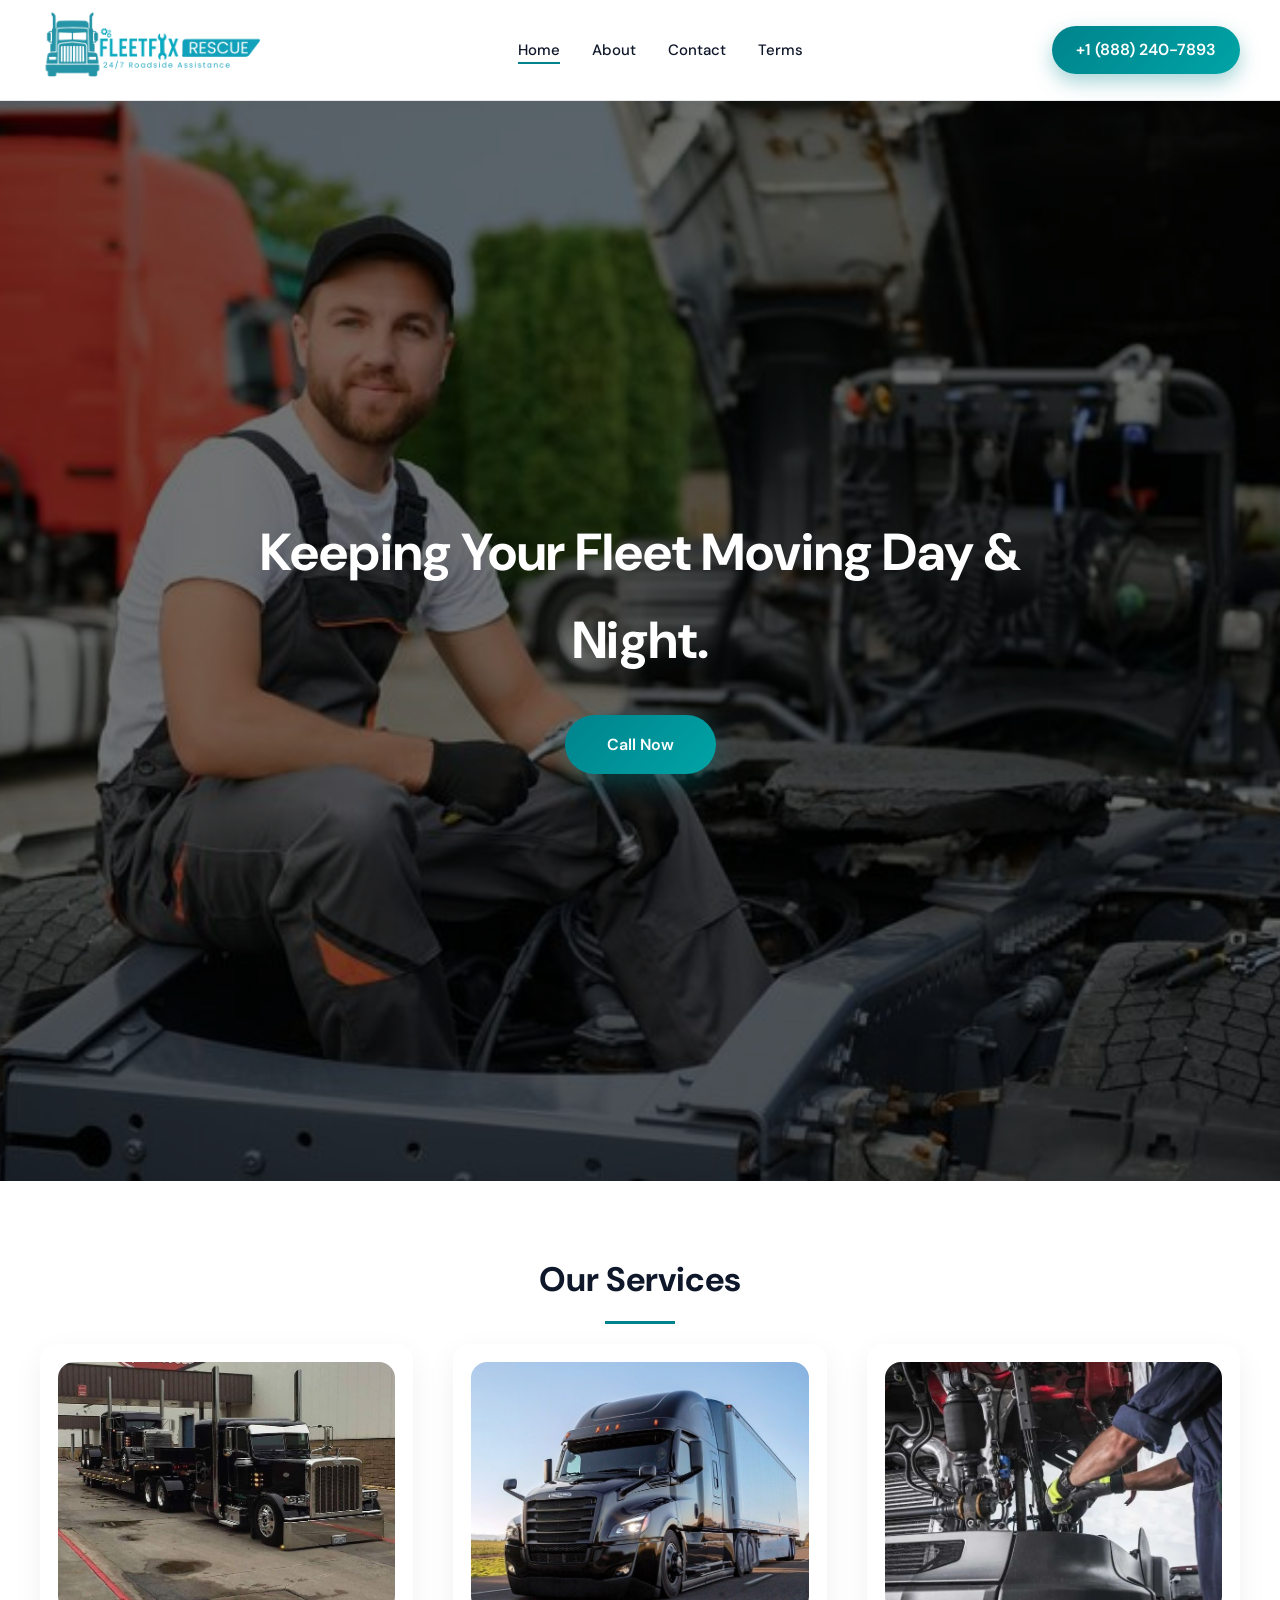
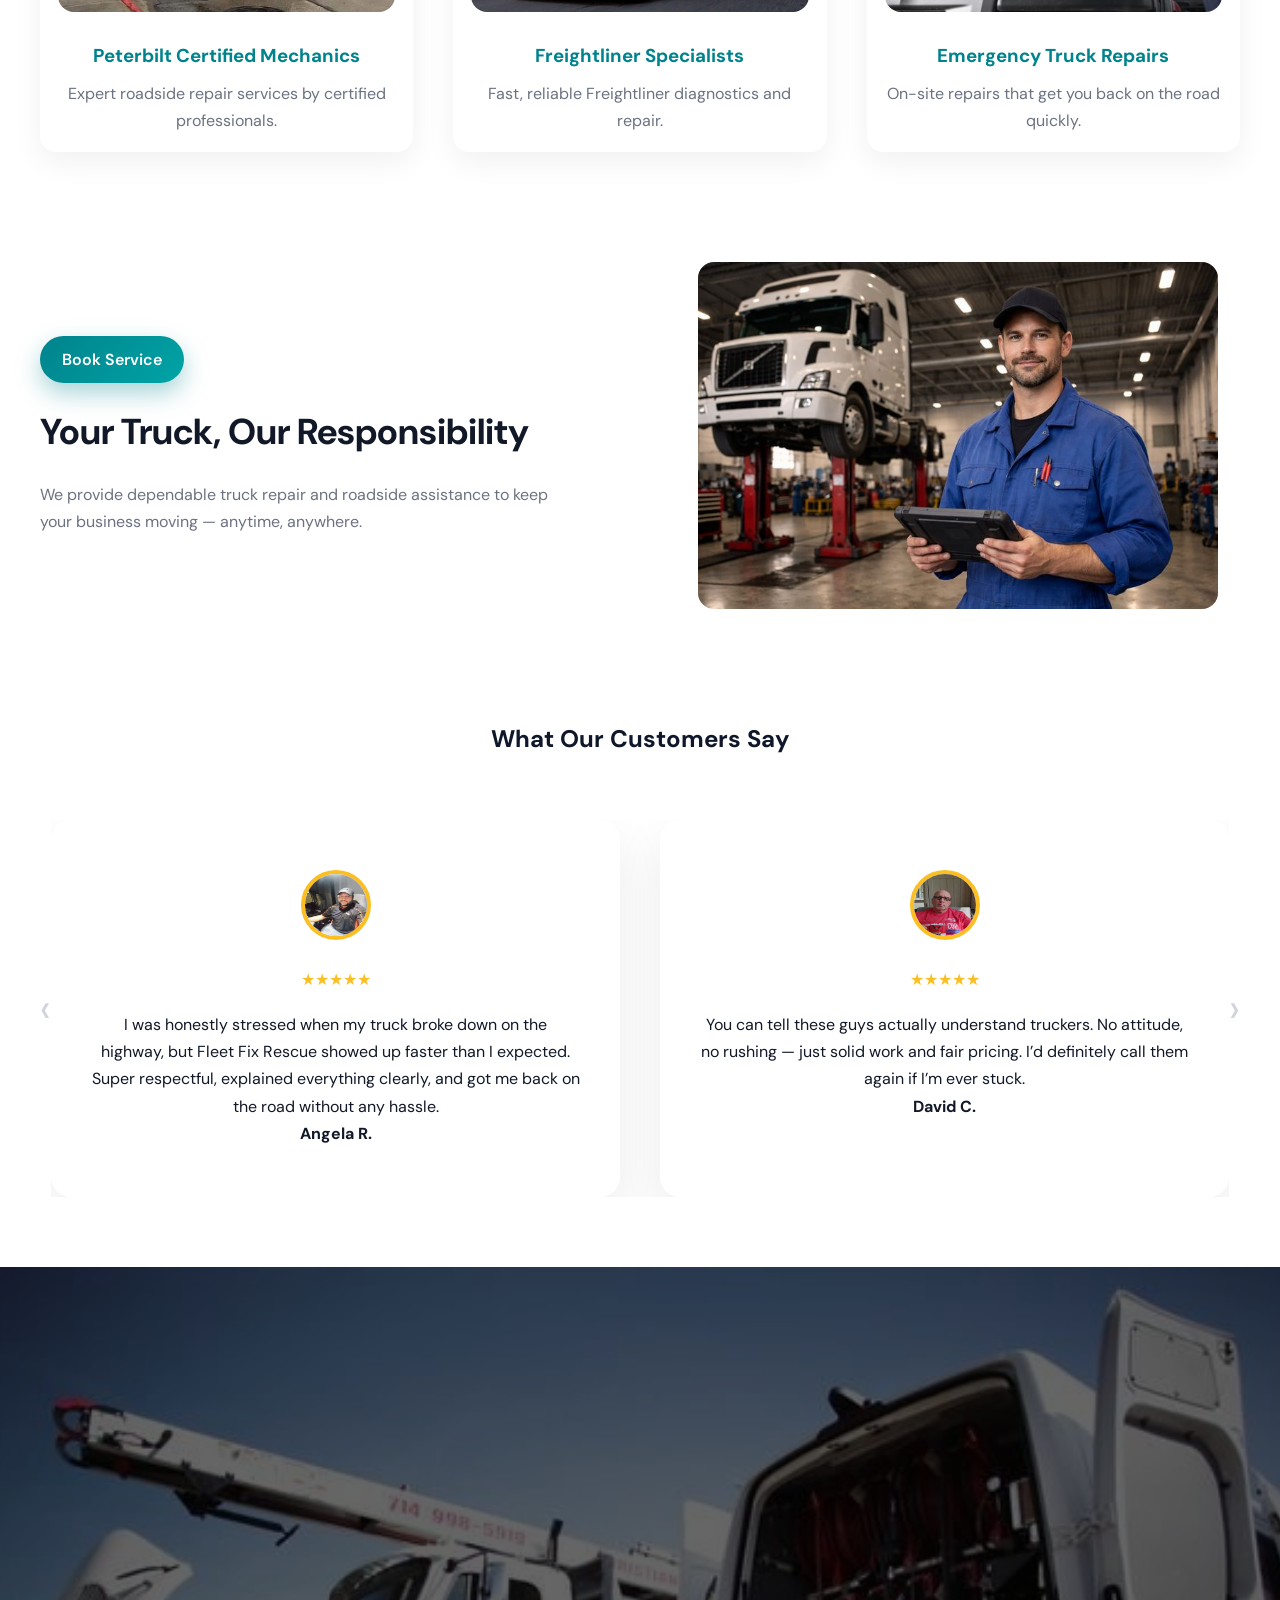
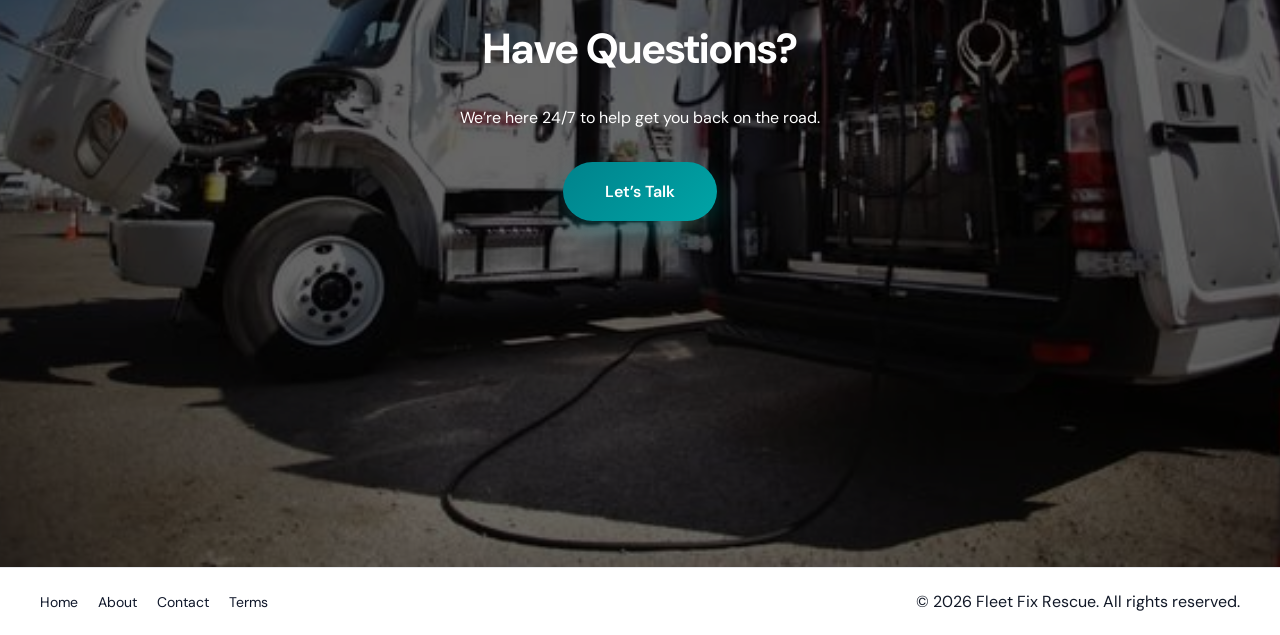
<file: index.html>
<!DOCTYPE html>
<html lang="en">
  <head>
    <meta charset="UTF-8" />
    <meta name="viewport" content="width=device-width, initial-scale=1.0" />
    <title>Home - Fleet Fix Rescue</title>

    <!-- Favicon -->
    <link rel="icon" type="image/png" sizes="16x16" href="assets/logo.png" />
    <link rel="icon" type="image/png" sizes="32x32" href="assets/logo.png" />
    <link rel="icon" type="image/png" sizes="48x48" href="assets/logo.png" />

    <!-- Apple Touch Icon -->
    <link rel="apple-touch-icon" sizes="180x180" href="assets/logo.png" />

    <!-- Android / PWA -->
    <link rel="icon" type="image/png" sizes="192x192" href="assets/logo.png" />
    <link rel="icon" type="image/png" sizes="512x512" href="assets/logo.png" />

    <!-- FONT -->
    <link
      href="https://fonts.googleapis.com/css2?family=DM+Sans:wght@400;500;700&display=swap"
      rel="stylesheet"
    />
    <link
      rel="stylesheet"
      href="https://cdnjs.cloudflare.com/ajax/libs/font-awesome/6.5.1/css/all.min.css"
      crossorigin="anonymous"
    />
    <link rel="stylesheet" href="css/style.css" />

    <!-- Google tag (gtag.js) -->
    <script
      async
      src="https://www.googletagmanager.com/gtag/js?id=AW-17974863465"
    ></script>
    <script>
      window.dataLayer = window.dataLayer || [];
      function gtag() {
        dataLayer.push(arguments);
      }
      gtag("js", new Date());

      gtag("config", "AW-17974863465");
    </script>
  </head>
  <body>
    <!-- HEADER -->
    <!-- HEADER -->
    <header class="top-header">
      <div class="container nav-flex">
        <!-- LOGO -->
        <a href="index.html"
          ><div class="logo">
            <img src="assets/logo.png" alt="Fleet Fix Rescue" /></div
        ></a>

        <!-- DESKTOP NAV -->
        <nav class="desktop-nav">
          <a href="index.html" class="active">Home</a>
          <a href="about/">About</a>
          <a href="contact/">Contact</a>
          <!-- <a href="#">Blog</a> -->

          <a href="terms/">Terms</a>
        </nav>

        <!-- CALL BUTTON -->
        <a class="phone-btn" href="tel:+1(888)240-7893">+1 (888) 240-7893</a>

        <!-- HAMBURGER -->
        <button class="menu-toggle" aria-label="Open Menu">
          <i class="fas fa-bars"></i>
        </button>
      </div>

      <!-- MOBILE MENU -->
      <div class="mobile-nav">
        <a href="index.html">Home</a>
        <a href="about/">About</a>
        <a href="contact/">Contact</a>
        <!-- <a href="#">Blog</a> -->
        <a href="terms/">Terms</a>
        <a href="tel:+1 (888) 240-7893" class="mobile-call">Call Now</a>
      </div>
    </header>

    <!-- HERO -->
    <section
      class="hero"
      style="background-image: url('assets/banner\ 2.jpeg')"
    >
      <div class="hero-overlay">
        <h1>Keeping Your Fleet Moving Day & Night.</h1>
        <a href="tel:+1 (888) 240-7893" class="btn-primary">Call Now</a>
      </div>
    </section>

    <!-- SERVICES -->
    <section class="services">
      <div class="container">
        <h2>Our Services</h2>
        <div class="underline"></div>

        <div class="service-grid">
          <div class="service-card">
            <img src="assets/Peterbilt Truck.jpeg" alt="" />
            <h3>Peterbilt Certified Mechanics</h3>
            <p>Expert roadside repair services by certified professionals.</p>
          </div>

          <div class="service-card">
            <img src="assets/Freightliner Truck.jpeg" alt="" />
            <h3>Freightliner Specialists</h3>
            <p>Fast, reliable Freightliner diagnostics and repair.</p>
          </div>

          <div class="service-card">
            <img src="assets/Emergency Truck repairs.jpeg" alt="" />
            <h3>Emergency Truck Repairs</h3>
            <p>On-site repairs that get you back on the road quickly.</p>
          </div>
        </div>
      </div>
    </section>

    <!-- RESPONSIBILITY -->
    <section class="responsibility container">
      <div class="text">
        <a href="tel:+1 (888) 240-7893" class="btn-primary small"
          >Book Service</a
        >
        <h2>Your Truck, Our Responsibility</h2>
        <p>
          We provide dependable truck repair and roadside assistance to keep
          your business moving — anytime, anywhere.
        </p>
      </div>

      <div class="image">
        <img src="assets/Your truck our responsibility.jpeg" alt="" />
      </div>
    </section>

    <!-- TESTIMONIALS -->
    <section class="testimonials">
      <div class="container">
        <h2>What Our Customers Say</h2>

        <div class="testimonial-wrapper">
          <button class="carousel-btn prev">‹</button>

          <div class="testimonial-carousel">
            <div class="testimonial-track">
              <div class="testimonial-card">
                <img
                  src="assets/reviews/driver1.jpeg"
                  class="avatar"
                  alt="Customer review"
                />
                <div class="stars">★★★★★</div>
                <p>
                  I was honestly stressed when my truck broke down on the
                  highway, but Fleet Fix Rescue showed up faster than I
                  expected. Super respectful, explained everything clearly, and
                  got me back on the road without any hassle.
                </p>
                <strong>Angela R.</strong>
              </div>

              <div class="testimonial-card">
                <img
                  src="assets/reviews/driver2.jpeg"
                  class="avatar"
                  alt="Customer review"
                />
                <div class="stars">★★★★★</div>
                <p>
                  You can tell these guys actually understand truckers. No
                  attitude, no rushing — just solid work and fair pricing. I’d
                  definitely call them again if I’m ever stuck.
                </p>
                <strong>David C.</strong>
              </div>

              <div class="testimonial-card">
                <img
                  src="assets/reviews/driver3.jpeg"
                  class="avatar"
                  alt="Customer review"
                />
                <div class="stars">★★★★★</div>
                <p>
                  Broke down late at night and didn’t expect much, but they
                  surprised me. Calm, professional, and really knew what they
                  were doing. Felt like I was in safe hands.
                </p>
                <strong>Michael T.</strong>
              </div>

              <div class="testimonial-card">
                <img
                  src="assets/reviews/driver4.jpeg"
                  class="avatar"
                  alt="Customer review"
                />
                <div class="stars">★★★★★</div>
                <p>
                  What I liked most was the communication. They kept me updated
                  the whole time and didn’t overpromise. Everything went smooth
                  from start to finish.
                </p>
                <strong>Chris W.</strong>
              </div>

              <div class="testimonial-card">
                <img
                  src="assets/reviews/driver5.jpeg"
                  class="avatar"
                  alt="Customer review"
                />
                <div class="stars">★★★★★</div>
                <p>
                  I’ve dealt with roadside services before, but Fleet Fix Rescue
                  stands out. Friendly crew, quick response, and they genuinely
                  care about getting you moving again.
                </p>
                <strong>Ryan M.</strong>
              </div>
            </div>
          </div>

          <button class="carousel-btn next">›</button>
        </div>
      </div>
    </section>

    <!-- QUESTIONS -->
    <section
      class="questions"
      style="background-image: url('assets/banner\ 1.jpeg')"
    >
      <div class="overlay">
        <h2>Have Questions?</h2>
        <p>We’re here 24/7 to help get you back on the road.</p>
        <a href="tel:+1 (888) 240-7893" class="btn-primary">Let’s Talk</a>
      </div>
    </section>

    <!-- FOOTER -->
    <footer>
      <div class="container footer-flex">
        <div class="footer-left">
          <a href="index.html">Home</a>
          <a href="about/">About</a>
          <a href="contact/">Contact</a>
          <a href="terms/">Terms</a>
        </div>

        <p>© 2026 Fleet Fix Rescue. All rights reserved.</p>
      </div>
    </footer>
    <script src="js/script.js"></script>
  </body>
</html>
</file>
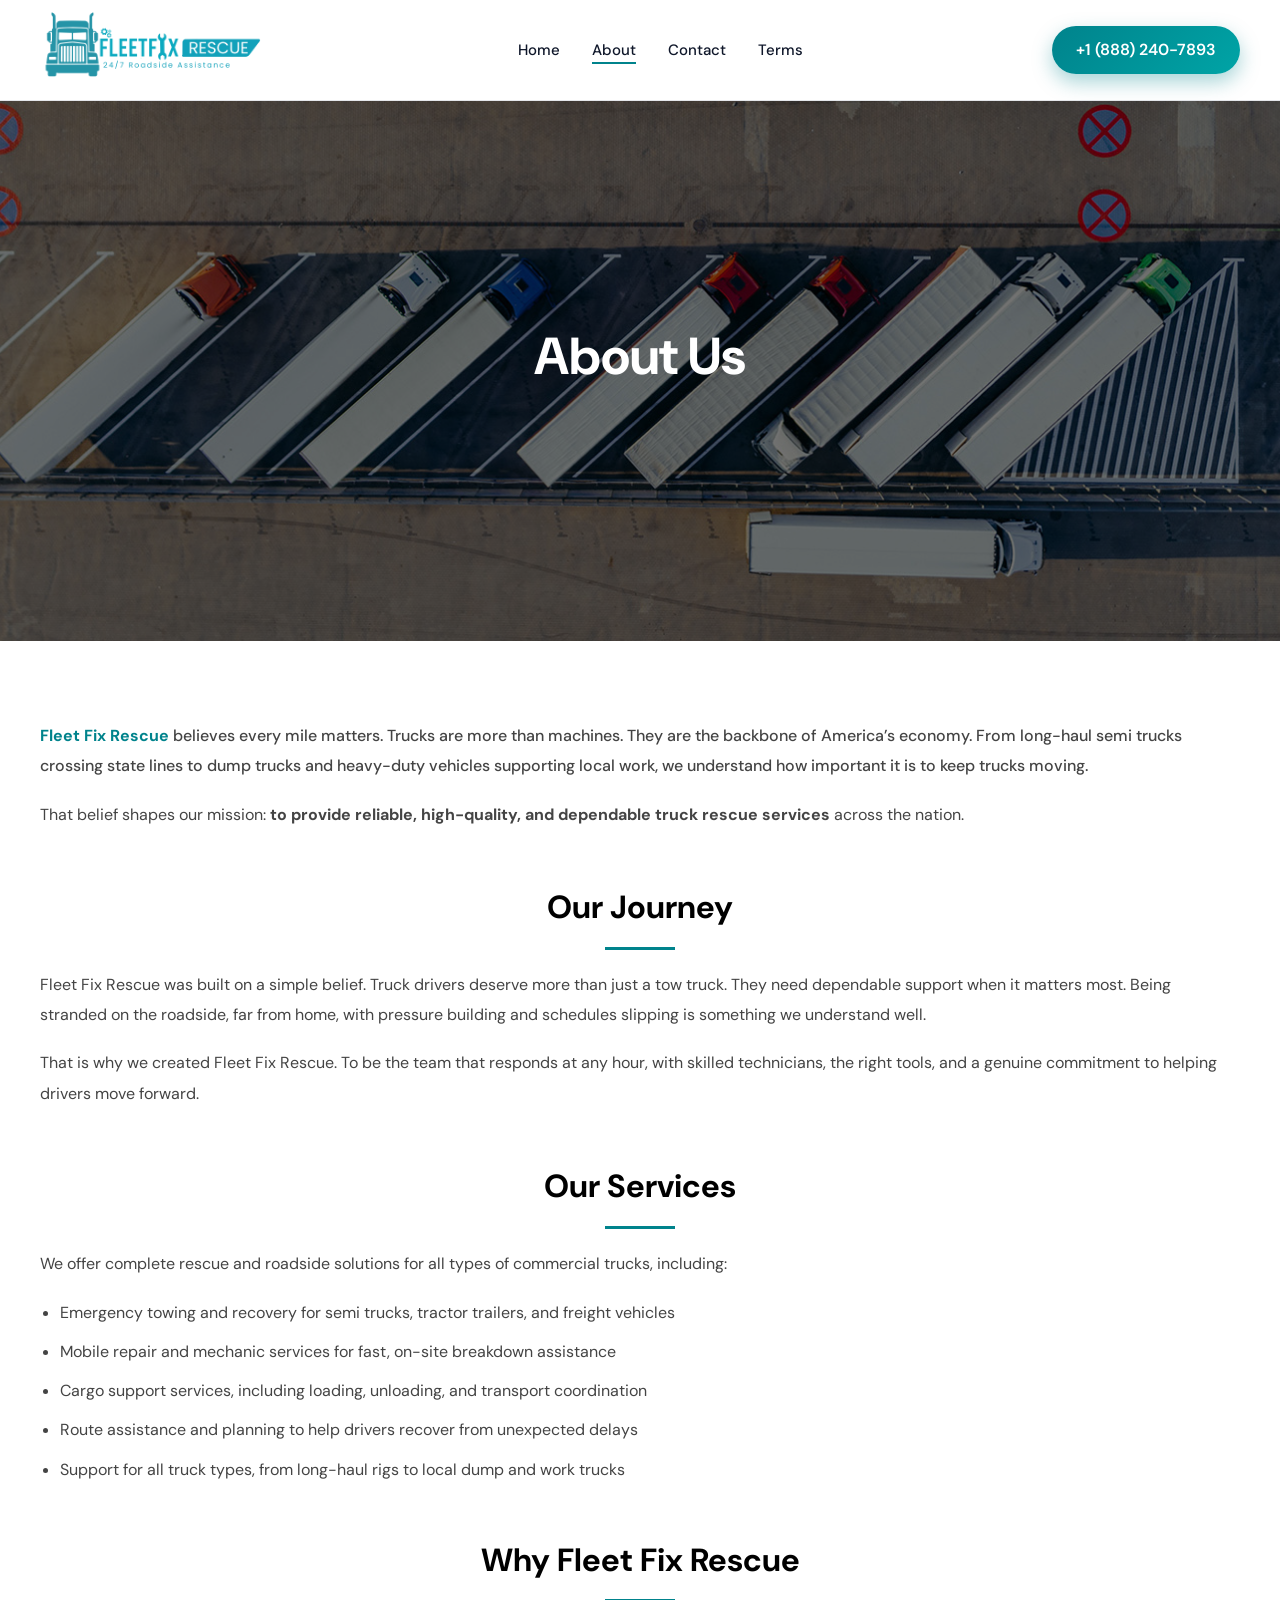
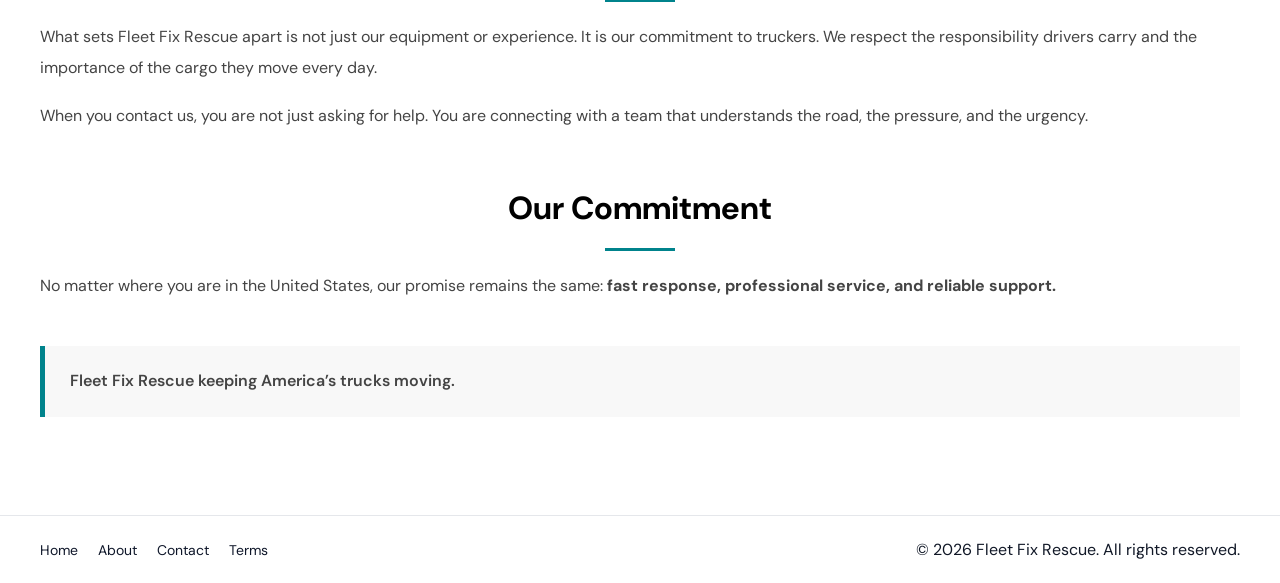
<file: about/index.html>
<!DOCTYPE html>
<html lang="en">
  <head>
    <meta charset="UTF-8" />
    <meta name="viewport" content="width=device-width, initial-scale=1.0" />
    <title>About - Fleet Fix Rescue</title>

    <!-- Favicon -->
    <link rel="icon" type="image/png" sizes="16x16" href="../assets/logo.png" />
    <link rel="icon" type="image/png" sizes="32x32" href="../assets/logo.png" />
    <link rel="icon" type="image/png" sizes="48x48" href="../assets/logo.png" />

    <!-- Apple Touch Icon -->
    <link rel="apple-touch-icon" sizes="180x180" href="../assets/logo.png" />

    <!-- Android / PWA -->
    <link
      rel="icon"
      type="image/png"
      sizes="192x192"
      href="../assets/logo.png"
    />
    <link
      rel="icon"
      type="image/png"
      sizes="512x512"
      href="../assets/logo.png"
    />

    <!-- FONT -->
    <link
      href="https://fonts.googleapis.com/css2?family=DM+Sans:wght@400;500;700&display=swap"
      rel="stylesheet"
    />
    <link
      rel="stylesheet"
      href="https://cdnjs.cloudflare.com/ajax/libs/font-awesome/6.5.1/css/all.min.css"
      crossorigin="anonymous"
    />
    <link rel="stylesheet" href="../css/style.css" />

    <!-- Google tag (gtag.js) -->
    <script
      async
      src="https://www.googletagmanager.com/gtag/js?id=AW-17974863465"
    ></script>
    <script>
      window.dataLayer = window.dataLayer || [];
      function gtag() {
        dataLayer.push(arguments);
      }
      gtag("js", new Date());

      gtag("config", "AW-17974863465");
    </script>
  </head>

  <body>
    <!-- HEADER -->
    <header class="top-header">
      <div class="container nav-flex">
        <!-- LOGO -->
        <a href="../index.html"
          ><div class="logo">
            <img src="../assets/logo.png" alt="Fleet Fix Rescue" /></div
        ></a>

        <!-- DESKTOP NAV -->
        <nav class="desktop-nav">
          <a href="../index.html">Home</a>
          <a href="../about/" class="active">About</a>
          <a href="../contact/">Contact</a>
          <!-- <a href="#">Blog</a> -->
          <a href="../terms/">Terms</a>
        </nav>

        <!-- CALL BUTTON -->
        <a class="phone-btn" href="tel:+1 (888) 240-7893">+1 (888) 240-7893</a>

        <!-- HAMBURGER -->
        <button class="menu-toggle" aria-label="Open Menu">
          <i class="fas fa-bars"></i>
        </button>
      </div>

      <!-- MOBILE MENU -->
      <div class="mobile-nav">
        <a href="../index.html">Home</a>
        <a href="../about/">About</a>
        <a href="../contact/">Contact</a>
        <!-- <a href="#">Blog</a> -->
        <a href="../terms/">Terms</a>
        <a href="tel:+03152906839" class="mobile-call">Call Now</a>
      </div>
    </header>
    <!-- HERO -->
    <!-- HERO -->
    <!-- HERO -->
    <section
      class="about-hero"
      style="background-image: url('../assets/banner3.jpg')"
    >
      <div class="about-hero-overlay">
        <h1>About Us</h1>
      </div>
    </section>

    <section class="about-page">
      <div class="container">
        <div class="about-block">
          <p class="about-intro">
            <span class="brand">Fleet Fix Rescue</span> believes every mile
            matters. Trucks are more than machines. They are the backbone of
            America’s economy. From long-haul semi trucks crossing state lines
            to dump trucks and heavy-duty vehicles supporting local work, we
            understand how important it is to keep trucks moving.
          </p>

          <p>
            That belief shapes our mission:
            <strong>
              to provide reliable, high-quality, and dependable truck rescue
              services
            </strong>
            across the nation.
          </p>
        </div>

        <h3 class="about-title">Our Journey</h3>
        <div class="underline"></div>

        <p>
          Fleet Fix Rescue was built on a simple belief. Truck drivers deserve
          more than just a tow truck. They need dependable support when it
          matters most. Being stranded on the roadside, far from home, with
          pressure building and schedules slipping is something we understand
          well.
        </p>

        <p>
          That is why we created Fleet Fix Rescue. To be the team that responds
          at any hour, with skilled technicians, the right tools, and a genuine
          commitment to helping drivers move forward.
        </p>

        <h3 class="about-title">Our Services</h3>
        <div class="underline"></div>

        <p>
          We offer complete rescue and roadside solutions for all types of
          commercial trucks, including:
        </p>

        <ul class="about-list">
          <li>
            Emergency towing and recovery for semi trucks, tractor trailers, and
            freight vehicles
          </li>
          <li>
            Mobile repair and mechanic services for fast, on-site breakdown
            assistance
          </li>
          <li>
            Cargo support services, including loading, unloading, and transport
            coordination
          </li>
          <li>
            Route assistance and planning to help drivers recover from
            unexpected delays
          </li>
          <li>
            Support for all truck types, from long-haul rigs to local dump and
            work trucks
          </li>
        </ul>

        <h3 class="about-title">Why Fleet Fix Rescue</h3>
        <div class="underline"></div>

        <p>
          What sets Fleet Fix Rescue apart is not just our equipment or
          experience. It is our commitment to truckers. We respect the
          responsibility drivers carry and the importance of the cargo they move
          every day.
        </p>

        <p>
          When you contact us, you are not just asking for help. You are
          connecting with a team that understands the road, the pressure, and
          the urgency.
        </p>

        <h3 class="about-title">Our Commitment</h3>
        <div class="underline"></div>

        <p>
          No matter where you are in the United States, our promise remains the
          same:
          <strong
            >fast response, professional service, and reliable support.</strong
          >
        </p>

        <p class="about-highlight">
          Fleet Fix Rescue keeping America’s trucks moving.
        </p>
      </div>
    </section>

    <footer>
      <div class="container footer-flex">
        <div class="footer-left">
          <a href="../index.html">Home</a>
          <a href="../about/">About</a>
          <a href="../contact/">Contact</a>
          <a href="../terms/">Terms</a>
        </div>
        <p>© 2026 Fleet Fix Rescue. All rights reserved.</p>
      </div>
    </footer>
    <script src="../js/script.js"></script>
  </body>
</html>
</file>
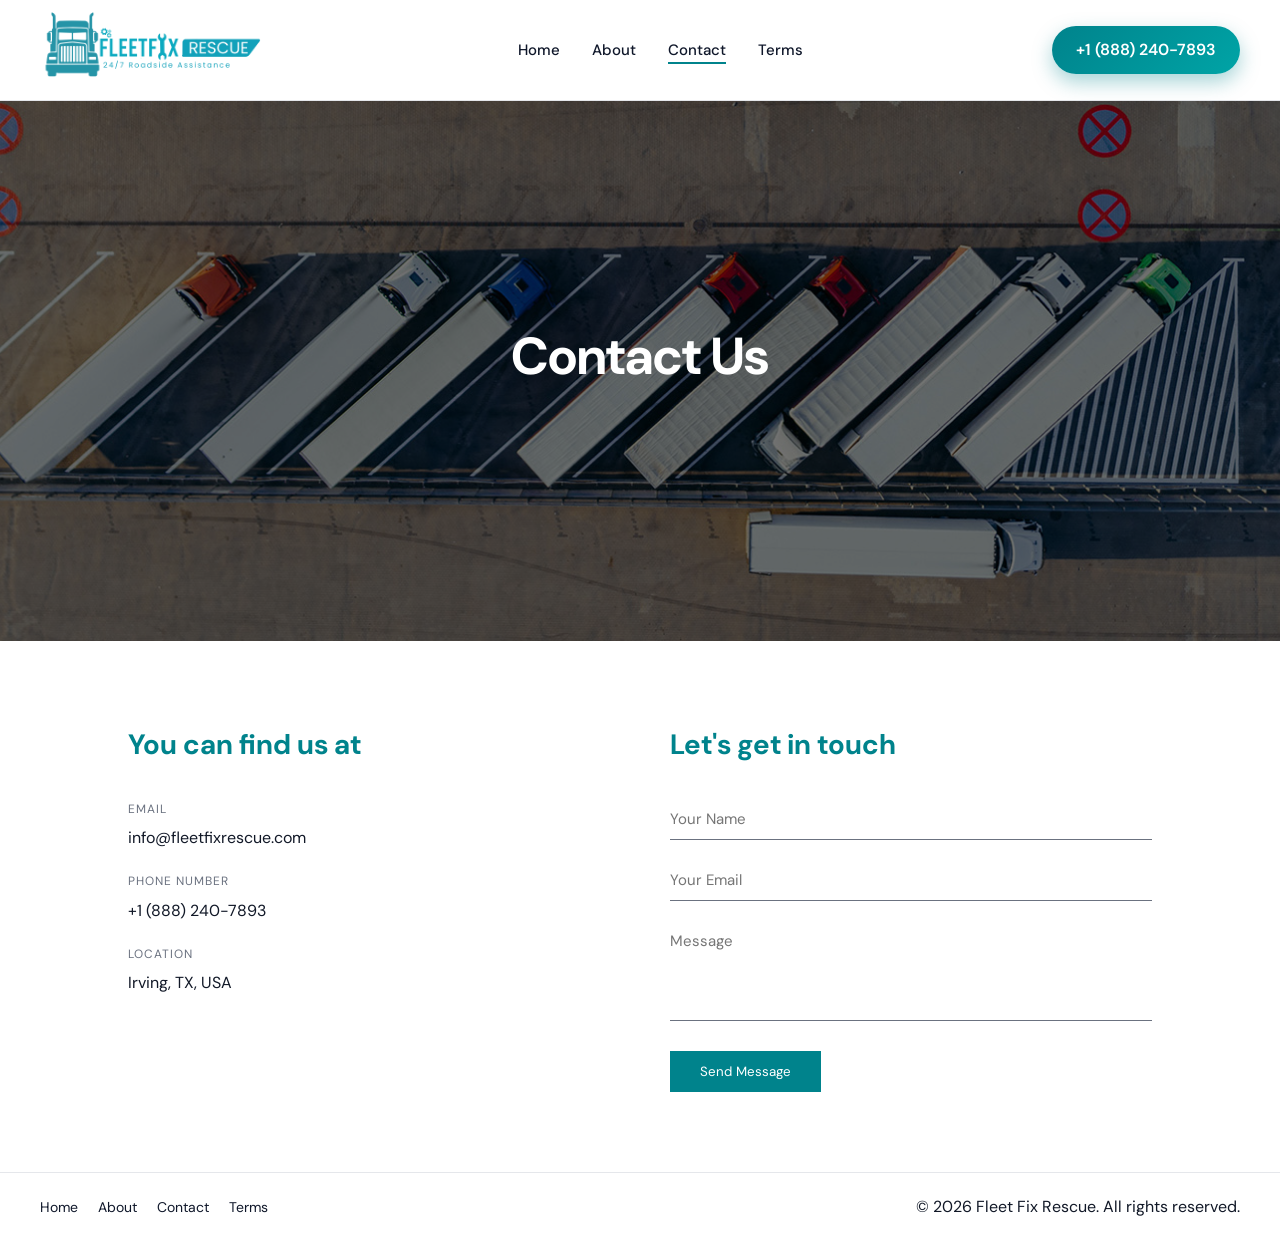
<file: contact/index.html>
<!DOCTYPE html>
<html lang="en">
  <head>
    <meta charset="UTF-8" />
    <meta name="viewport" content="width=device-width, initial-scale=1.0" />
    <title>Contact - Fleet Fix Rescue</title>

    <!-- Favicon -->
    <link rel="icon" type="image/png" sizes="16x16" href="../assets/logo.png" />
    <link rel="icon" type="image/png" sizes="32x32" href="../assets/logo.png" />
    <link rel="icon" type="image/png" sizes="48x48" href="../assets/logo.png" />

    <!-- Apple Touch Icon -->
    <link rel="apple-touch-icon" sizes="180x180" href="../assets/logo.png" />

    <!-- Android / PWA -->
    <link
      rel="icon"
      type="image/png"
      sizes="192x192"
      href="../assets/logo.png"
    />
    <link
      rel="icon"
      type="image/png"
      sizes="512x512"
      href="../assets/logo.png"
    />
    <!-- FONT -->
    <link
      href="https://fonts.googleapis.com/css2?family=DM+Sans:wght@400;500;700&display=swap"
      rel="stylesheet"
    />
    <link
      rel="stylesheet"
      href="https://cdnjs.cloudflare.com/ajax/libs/font-awesome/6.5.1/css/all.min.css"
      crossorigin="anonymous"
    />
    <link rel="stylesheet" href="../css/style.css" />

    <!-- Google tag (gtag.js) -->
    <script
      async
      src="https://www.googletagmanager.com/gtag/js?id=AW-17974863465"
    ></script>
    <script>
      window.dataLayer = window.dataLayer || [];
      function gtag() {
        dataLayer.push(arguments);
      }
      gtag("js", new Date());

      gtag("config", "AW-17974863465");
    </script>
  </head>
  <body>
    <!-- HEADER -->
    <header class="top-header">
      <div class="container nav-flex">
        <!-- LOGO -->
        <a href="../index.html"
          ><div class="logo">
            <img src="../assets/logo.png" alt="Fleet Fix Rescue" /></div
        ></a>

        <!-- DESKTOP NAV -->
        <nav class="desktop-nav">
          <a href="../index.html">Home</a>
          <a href="../about/">About</a>
          <a href="../contact/" class="active">Contact</a>
          <!-- <a href="#">Blog</a> -->
          <a href="../terms/">Terms</a>
        </nav>

        <!-- CALL BUTTON -->
        <a class="phone-btn" href="tel:+1 (888) 240-7893">+1 (888) 240-7893</a>

        <!-- HAMBURGER -->
        <button class="menu-toggle" aria-label="Open Menu">
          <i class="fas fa-bars"></i>
        </button>
      </div>

      <!-- MOBILE MENU -->
      <div class="mobile-nav">
        <a href="../index.html">Home</a>
        <a href="../about/">About</a>
        <a href="../contact/">Contact</a>
        <!-- <a href="#">Blog</a> -->
        <a href="../terms/">Terms</a>
        <a href="tel:+03152906839" class="mobile-call">Call Now</a>
      </div>
    </header>
    <!-- HERO -->
    <section
      class="about-hero"
      style="background-image: url('../assets/banner3.jpg')"
    >
      <div class="about-hero-overlay">
        <h1>Contact Us</h1>
      </div>
    </section>

    <section class="contact-section">
      <div class="contact-container">
        <!-- LEFT INFO -->
        <div class="contact-info">
          <h2>You can find us at</h2>

          <div class="info-block">
            <span>EMAIL</span>
            <p>info@fleetfixrescue.com</p>
          </div>

          <div class="info-block">
            <span>PHONE NUMBER</span>
            <p>+1 (888) 240-7893</p>
          </div>

          <div class="info-block">
            <span>LOCATION</span>
            <p>Irving, TX, USA</p>
          </div>
        </div>

        <!-- RIGHT FORM -->
        <div class="contact-form">
          <h2>Let's get in touch</h2>
          <form
            action="https://formsubmit.co/info@fleetfixrescue.com"
            method="POST"
          >
            <!-- Security & settings -->
            <input type="hidden" name="_captcha" value="false" />
            <input type="hidden" name="_template" value="table" />
            <input
              type="hidden"
              name="_subject"
              value="New Contact Form Message"
            />

            <input type="text" name="name" placeholder="Your Name" required />
            <input
              type="email"
              name="email"
              placeholder="Your Email"
              required
            />
            <textarea name="message" placeholder="Message" required></textarea>

            <button type="submit">Send Message</button>
          </form>
          <input
            type="hidden"
            name="_next"
            value="https://fleetfixrescue.com"
          />
          <input type="hidden" name="_template" value="table" />
        </div>
      </div>
    </section>

    <footer>
      <div class="container footer-flex">
        <div class="footer-left">
          <a href="../index.html">Home</a>
          <a href="../about/">About</a>
          <a href="../contact/">Contact</a>
          <a href="../terms/">Terms</a>
        </div>
        <p>© 2026 Fleet Fix Rescue. All rights reserved.</p>
      </div>
    </footer>
    <script src="../js/script.js"></script>
  </body>
</html>
</file>
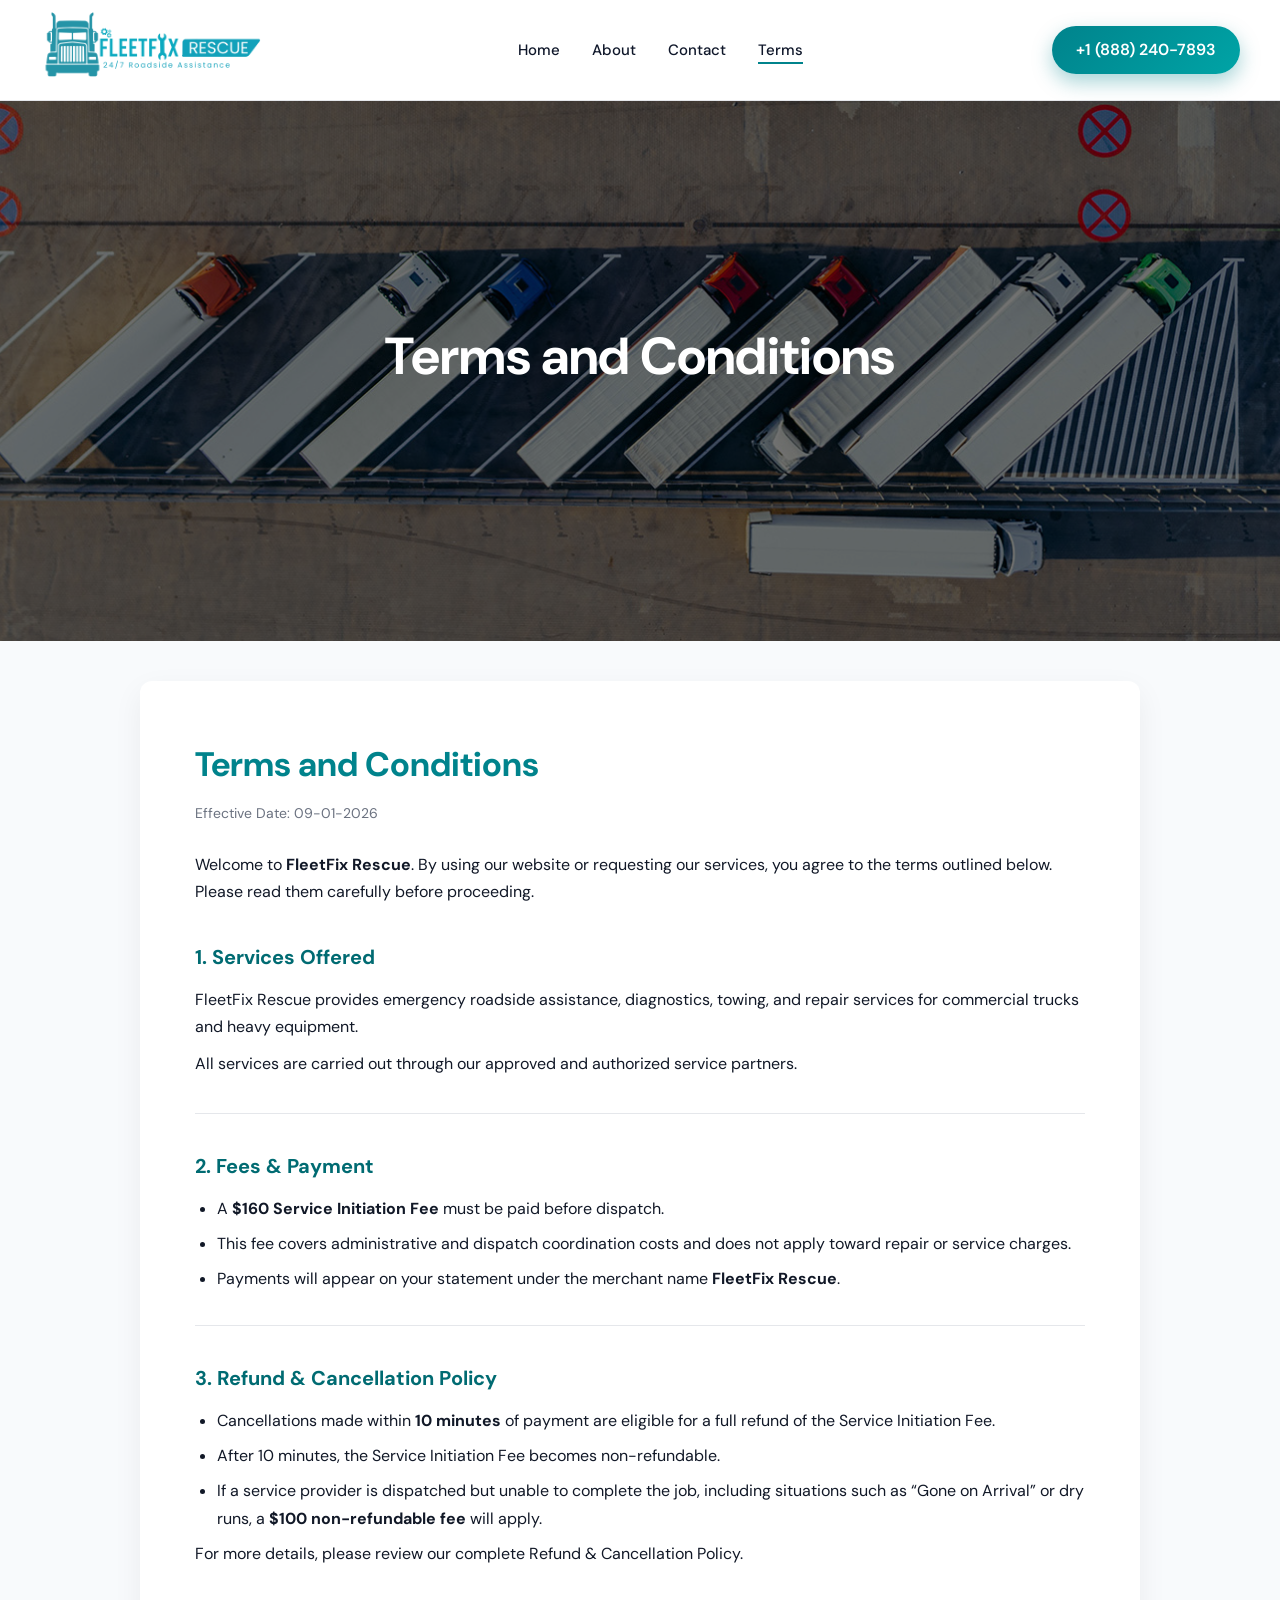
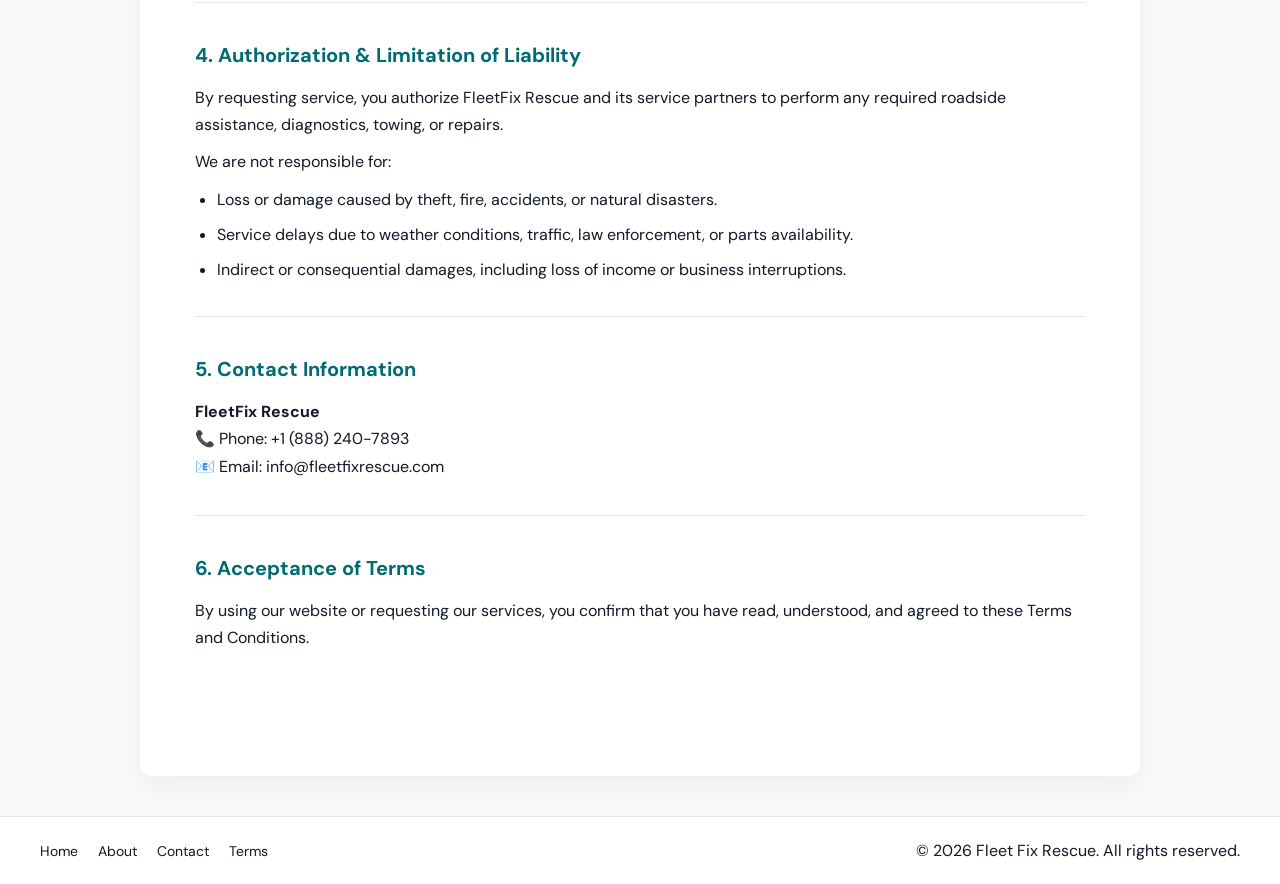
<file: terms/index.html>
<!DOCTYPE html>
<html lang="en">
  <head>
    <meta charset="UTF-8" />
    <meta name="viewport" content="width=device-width, initial-scale=1.0" />
    <title>Terms - Fleet Fix Rescue</title>

    <!-- Favicon -->
    <link rel="icon" type="image/png" sizes="16x16" href="../assets/logo.png" />
    <link rel="icon" type="image/png" sizes="32x32" href="../assets/logo.png" />
    <link rel="icon" type="image/png" sizes="48x48" href="../assets/logo.png" />

    <!-- Apple Touch Icon -->
    <link rel="apple-touch-icon" sizes="180x180" href="../assets/logo.png" />

    <!-- Android / PWA -->
    <link
      rel="icon"
      type="image/png"
      sizes="192x192"
      href="../assets/logo.png"
    />
    <link
      rel="icon"
      type="image/png"
      sizes="512x512"
      href="../assets/logo.png"
    />

    <!-- FONT -->
    <link
      href="https://fonts.googleapis.com/css2?family=DM+Sans:wght@400;500;700&display=swap"
      rel="stylesheet"
    />
    <link
      rel="stylesheet"
      href="https://cdnjs.cloudflare.com/ajax/libs/font-awesome/6.5.1/css/all.min.css"
      crossorigin="anonymous"
    />
    <link rel="stylesheet" href="../css/style.css" />

    <!-- Google tag (gtag.js) -->
    <script
      async
      src="https://www.googletagmanager.com/gtag/js?id=AW-17974863465"
    ></script>
    <script>
      window.dataLayer = window.dataLayer || [];
      function gtag() {
        dataLayer.push(arguments);
      }
      gtag("js", new Date());

      gtag("config", "AW-17974863465");
    </script>
  </head>
  <body>
    <!-- HEADER -->
    <header class="top-header">
      <div class="container nav-flex">
        <!-- LOGO -->
        <a href="../index.html"
          ><div class="logo">
            <img src="../assets/logo.png" alt="Fleet Fix Rescue" /></div
        ></a>

        <!-- DESKTOP NAV -->
        <nav class="desktop-nav">
          <a href="../index.html">Home</a>
          <a href="../about/">About</a>
          <a href="../contact/">Contact</a>
          <a href="../terms/" class="active">Terms</a>
        </nav>

        <!-- CALL BUTTON -->
        <a class="phone-btn" href="tel:+1 (888) 240-7893">+1 (888) 240-7893</a>

        <!-- HAMBURGER -->
        <button class="menu-toggle" aria-label="Open Menu">
          <i class="fas fa-bars"></i>
        </button>
      </div>

      <!-- MOBILE MENU -->
      <div class="mobile-nav">
        <a href="../index.html">Home</a>
        <a href="../about/">About</a>
        <a href="../contact/">Contact</a>
        <!-- <a href="#">Blog</a> -->
        <a href="../terms/">Terms</a>
        <a href="tel:+03152906839" class="mobile-call">Call Now</a>
      </div>
    </header>
    <!-- HERO -->
    <section
      class="about-hero"
      style="background-image: url('../assets/banner3.jpg')"
    >
      <div class="about-hero-overlay">
        <h1>Terms and Conditions</h1>
      </div>
    </section>

    <section class="terms-page">
      <div class="terms-container">
        <h1>Terms and Conditions</h1>
        <p class="terms-date">Effective Date: 09-01-2026</p>

        <p class="terms-intro">
          Welcome to <strong>FleetFix Rescue</strong>. By using our website or
          requesting our services, you agree to the terms outlined below. Please
          read them carefully before proceeding.
        </p>

        <div class="terms-section">
          <h2>1. Services Offered</h2>
          <p>
            FleetFix Rescue provides emergency roadside assistance, diagnostics,
            towing, and repair services for commercial trucks and heavy
            equipment.
          </p>
          <p>
            All services are carried out through our approved and authorized
            service partners.
          </p>
        </div>

        <div class="terms-section">
          <h2>2. Fees & Payment</h2>
          <ul>
            <li>
              A <strong>$160 Service Initiation Fee</strong> must be paid before
              dispatch.
            </li>
            <li>
              This fee covers administrative and dispatch coordination costs and
              does not apply toward repair or service charges.
            </li>
            <li>
              Payments will appear on your statement under the merchant name
              <strong>FleetFix Rescue</strong>.
            </li>
          </ul>
        </div>

        <div class="terms-section">
          <h2>3. Refund & Cancellation Policy</h2>
          <ul>
            <li>
              Cancellations made within <strong>10 minutes</strong> of payment
              are eligible for a full refund of the Service Initiation Fee.
            </li>
            <li>
              After 10 minutes, the Service Initiation Fee becomes
              non-refundable.
            </li>
            <li>
              If a service provider is dispatched but unable to complete the
              job, including situations such as “Gone on Arrival” or dry runs, a
              <strong>$100 non-refundable fee</strong> will apply.
            </li>
          </ul>
          <p>
            For more details, please review our complete Refund & Cancellation
            Policy.
          </p>
        </div>

        <div class="terms-section">
          <h2>4. Authorization & Limitation of Liability</h2>
          <p>
            By requesting service, you authorize FleetFix Rescue and its service
            partners to perform any required roadside assistance, diagnostics,
            towing, or repairs.
          </p>
          <p>We are not responsible for:</p>
          <ul>
            <li>
              Loss or damage caused by theft, fire, accidents, or natural
              disasters.
            </li>
            <li>
              Service delays due to weather conditions, traffic, law
              enforcement, or parts availability.
            </li>
            <li>
              Indirect or consequential damages, including loss of income or
              business interruptions.
            </li>
          </ul>
        </div>

        <div class="terms-section">
          <h2>5. Contact Information</h2>
          <p>
            <strong>FleetFix Rescue</strong><br />
            📞 Phone: <a href="tel:+1 (888) 240-7893">+1 (888) 240-7893</a
            ><br />
            📧 Email:
            <a href="mailto:info@fleetfixrescue.com">info@fleetfixrescue.com</a>
          </p>
        </div>

        <div class="terms-section">
          <h2>6. Acceptance of Terms</h2>
          <p>
            By using our website or requesting our services, you confirm that
            you have read, understood, and agreed to these Terms and Conditions.
          </p>
        </div>
      </div>
    </section>

    <footer>
      <div class="container footer-flex">
        <div class="footer-left">
          <a href="../index.html">Home</a>
          <a href="../about/">About</a>
          <a href="../contact/">Contact</a>
          <a href="../terms/">Terms</a>
        </div>
        <p>© 2026 Fleet Fix Rescue. All rights reserved.</p>
      </div>
    </footer>
    <script src="../js/script.js"></script>
  </body>
</html>
</file>
<file: css/style.css>
:root {
  --primary: #00838c;
  --primary-dark: #006b72;
  --accent: #00a4a6;
  --dark: #0f172a;
  --text: #111827;
  --gray: #6b7280;
  --light: #f8fafc;
  --white: #ffffff;
}

/* =========================
   GLOBAL
   ========================= */
* {
  margin: 0;
  padding: 0;
  box-sizing: border-box;
  font-family: 'DM Sans', sans-serif;
}

body {
  color: var(--text);
  background: var(--white);
  line-height: 1.7;
}

a {
  color: inherit;
  text-decoration: none;
}

/* =========================
   CONTAINER
   ========================= */
.container {
  width: 95%;
  max-width: 1200px;
  margin: auto;
}

/* =========================
   HEADER
   ========================= */
.top-header {
  background: var(--white);
  border-bottom: 1px solid #e5e7eb;
  position: relative;
}

.nav-flex {
  display: flex;
  align-items: center;
  justify-content: space-between;
}

.logo {
  height: 100px;
  display: flex;
  align-items: center;
}

.logo img {
  height: 160%;
  object-fit: contain;
}

/* NAV */
.desktop-nav a {
  position: relative;
  margin: 0 14px;
  font-size: 15px;
  font-weight: 500;
  color: var(--dark);
}

.desktop-nav a::after {
  content: "";
  position: absolute;
  left: 0;
  bottom: -4px;
  width: 0%;
  height: 2px;
  background: var(--primary);
  transition: 0.3s;
}

.desktop-nav a:hover::after,
.desktop-nav a.active::after {
  width: 100%;
}

/* CALL BUTTON */
.phone-btn {
  background: linear-gradient(135deg, var(--primary), var(--accent));
  color: #fff;
  padding: 10px 24px;
  border-radius: 999px;
  font-weight: 600;
  box-shadow: 0 8px 20px rgba(0,131,140,.35);
}

/* =========================
   MOBILE MENU
   ========================= */
.menu-toggle {
  display: none;
  background: none;
  border: none;
  font-size: 26px;
  cursor: pointer;
}

.mobile-nav {
  display: none;
  position: absolute;
  top: 100%;
  width: 100%;
  background: var(--white);
  box-shadow: 0 12px 30px rgba(0,0,0,.15);
  z-index: 999;
}

.mobile-nav a {
  display: block;
  padding: 16px 22px;
  border-bottom: 1px solid #e5e7eb;
  font-weight: 500;
  color: var(--dark);
}

.mobile-call {
  background: linear-gradient(135deg, var(--primary), var(--accent));
  color: #fff !important;
  text-align: center;
}

.mobile-nav.open {
  display: block;
}


/* =========================
   BUTTON FINAL FIX
   ========================= */
   .btn-primary {
    background: linear-gradient(135deg, var(--primary), var(--accent));
    color: #fff;
    padding: 16px 42px;
    border-radius: 999px;
    text-decoration: none;
    font-weight: 600;
    display: inline-block;
    box-shadow: 0 10px 25px rgba(0,131,140,0.35);
    transition: all 0.25s ease;
  }
  
  .btn-primary:hover {
    transform: translateY(-3px);
    box-shadow: 0 16px 35px rgba(0,131,140,0.45);
  }
  
  .btn-primary:active {
    transform: translateY(0);
    box-shadow: 0 8px 18px rgba(0,131,140,0.35);
  }
  
  .btn-primary.small {
    padding: 10px 22px;
  }
  

/* =========================
   HERO
   ========================= */
.hero {
  height: 120vh;
  background-size: cover;
  background-position: center;
  background-repeat: no-repeat;
  position: relative;
}

.hero-overlay {
  position: absolute;
  inset: 0;
  background: rgba(0,0,0,.55);
  display: flex;
  flex-direction: column;
  justify-content: center;
  align-items: center;
  text-align: center;
  padding: 20px;
}

.hero h1 {
  font-size: 52px;
  color: #fff;
  max-width: 900px;
  margin-bottom: 30px;
}

/* =========================
   BUTTON
   ========================= */
.btn-primary {
  background: linear-gradient(135deg, var(--primary), var(--accent));
  color: #fff;
  padding: 16px 42px;
  border-radius: 999px;
  font-weight: 600;
  box-shadow: 0 10px 25px rgba(0,131,140,.35);
}

.small {
  padding: 10px 22px;
}

/* =========================
   SERVICES
   ========================= */
.services {
  padding: 70px 0;
  text-align: center;
}

.services h2 {
  font-size: 34px;
  color: var(--dark);
}

.underline {
  width: 70px;
  height: 3px;
  background: var(--primary);
  margin: 12px auto 20px;
}

.service-grid {
  display: grid;
  grid-template-columns: repeat(auto-fit, minmax(260px,1fr));
  gap: 40px;
}

.service-card {
  background: #fff;
  border-radius: 16px;
  padding: 18px;
  box-shadow: 0 10px 30px rgba(0,0,0,.06);
}

.service-card img {
  width: 100%;
  height: 250px;
  object-fit: cover;
  border-radius: 16px;
}

.service-card h3 {
  margin: 20px 0 8px;
  color: var(--primary);
}

.service-card p {
  color: var(--gray);
}

/* =========================
   RESPONSIBILITY
   ========================= */
.responsibility {
  display: grid;
  grid-template-columns: 1fr 1fr;
  gap: 70px;
  padding: 40px 0;
  align-items: center;
}

.responsibility h2 {
  font-size: 36px;
  margin: 18px 0;
}

.responsibility p {
  color: var(--gray);
  max-width: 520px;
}

.responsibility .image {
  display: flex;
  justify-content: center;
}

.responsibility img {
  width: 100%;
  max-width: 520px;
  border-radius: 16px;
}

/* =========================
   TESTIMONIALS
   ========================= */
.testimonials {
  padding: 70px 0;
  text-align: center;
}

.testimonials h2 {
  margin-bottom: 60px;
  color: var(--dark);
}

.testimonial-wrapper {
  position: relative;
  display: flex;
  align-items: center;
}

.testimonial-carousel {
  overflow: hidden;
  width: 100%;
  touch-action: pan-y;
}

.testimonial-track {
  display: flex;
  gap: 40px;
  transition: transform .45s ease-in-out;
}

.testimonial-card {
  flex: 0 0 calc(50% - 20px);
  background: var(--white);
  padding: 50px 40px;
  border-radius: 20px;
  box-shadow: 0 20px 50px rgba(0,0,0,.08);
}

.avatar {
  width: 70px;
  height: 70px;
  border-radius: 50%;
  border: 4px solid #fbbf24;
  margin-bottom: 18px;
}

.stars {
  color: #fbbf24;
  margin-bottom: 18px;
}

.carousel-btn {
  background: transparent;
  border: none;
  font-size: 42px;
  color: #d1d5db;
  cursor: pointer;
}

.carousel-btn:hover {
  color: var(--primary);
}

/* =========================
   QUESTIONS
   ========================= */
.questions {
  height: 100vh;
  background-size: cover;
  background-position: center;
  position: relative;
}

.questions .overlay {
  position: absolute;
  inset: 0;
  background: rgba(0,0,0,.6);
  display: flex;
  flex-direction: column;
  justify-content: center;
  align-items: center;
  color: #fff;
  text-align: center;
  padding: 20px;
}


.questions h2 {
  font-size: 42px;
  color: #fff;
  max-width: 900px;
  margin-bottom: 20px;
}

.questions p{
  margin-bottom: 30px;
  /* font-size: 18px; */
}


/* =========================
   FOOTER
   ========================= */
/* =========================
   FOOTER FINAL FIX
   ========================= */
   footer {
    padding: 20px 0;
    border-top: 1px solid #e5e7eb;
    background: var(--white);
  }
  
  .footer-flex {
    display: flex;
    justify-content: space-between;
    align-items: center;
    flex-wrap: wrap;
  }
  
  footer a {
    position: relative;
    margin-right: 16px;
    font-size: 14px;
    color: var(--dark);
    text-decoration: none;
    padding-bottom: 3px;
  }
  
  footer a::after {
    content: "";
    position: absolute;
    left: 0;
    bottom: 0;
    width: 0%;
    height: 2px;
    background: var(--primary);
    transition: width 0.3s ease;
  }
  
  footer a:hover::after {
    width: 100%;
  }
  
  .footer-socials {
    display: flex;
    gap: 14px;
  }
  
  .footer-socials a {
    width: 36px;
    height: 36px;
    border-radius: 50%;
    background: var(--light);
    display: flex;
    align-items: center;
    justify-content: center;
    color: var(--dark);
    font-size: 14px;
    transition: all 0.25s ease;
  }
  
  .footer-socials a:hover {
    background: var(--primary);
    color: #fff;
    transform: translateY(-3px);
  }
  
/* =========================
   MOBILE
   ========================= */
@media (max-width: 900px) {

/* 
  .nav-flex{
    margin: 0px 20px;
    
  } */
  .desktop-nav,
  .phone-btn {
    display: none;
  }

  .menu-toggle {
    display: block;
  }

  .logo {
    height:  100px;
  }

  .logo img {
    height: 120px !important;
  }

  .hero {
    height: 70vh;
  }

  .hero h1 {
    font-size: 26px;
    margin-bottom: 16px;
  }

  .services {
    padding: 40px 0;
  }

  .responsibility {
    grid-template-columns: 1fr;
    gap: 40px;
    text-align: center;
  }

  .responsibility p {
    margin: auto;
  }

  .responsibility img {
    max-width: 90%;
  }

  .testimonial-card {
    flex: 0 0 100%;
    padding: 30px 22px;
  }

  .questions {
    height: auto;
    min-height: 55vh;
  }

  .questions .overlay {
    position: relative;
    padding: 60px 20px;
  }


    .footer-flex {
      flex-direction: column;
      gap: 16px;
      text-align: center;
    }
  
    footer a {
      margin-right: 10px;
    }
  }
  


/* =========================
   SMALL MOBILE
   ========================= */
@media (max-width: 480px) {


  .logo {
    height:  100px;
  }

  .logo img {
    height: 120px !important;
  }

  .hero {
    height: 60vh;
  }

  .hero h1 {
    font-size: 24px;
  }

  .btn-primary {
    padding: 12px 26px;
    font-size: 14px;
  }
}








/* ABOUT PAGE CSS */
/* =========================
   ABOUT PAGE
   ========================= */
.about-hero {
  height: 60vh;
  background-size: cover;
  background-position: center;
  background-repeat: no-repeat;
  position: relative;
}

.about-hero-overlay {
  position: absolute;
  inset: 0;
  background: rgba(0,0,0,.55);
  display: flex;
  flex-direction: column;
  justify-content: center;
  align-items: center;
  text-align: center;
  padding: 20px;
}
.about-hero h1 {
  font-size: 52px;
  color: #fff;
  max-width: 900px;
  margin-bottom: 30px;
}
/* =========================
   ABOUT PAGE – HOME THEME
   ========================= */

   .about-page {
    padding: 80px 0;
    background: #fff;
  }
  
  /* Headings like home page */
  .about-title {
    position: relative;
    font-size: 32px;
    font-weight: 700;
    color: #000;
    margin-top: 50px;
    /* margin: 60px 0 25px; */
    text-align: center;
  }
  
  /* underline under heading */
  /* .about-title::after {
    content: "";
    position: absolute;
    left: 0;
    bottom: -10px;
    width: 70px;
    height: 4px;
    background: var(--primary);
    border-radius: 4px;
    text-align: center;
  } */
  
  /* text */
  .about-page p {
    font-size: 16px;
    line-height: 1.9;
    color: #444;
    margin-bottom: 18px;
  }
  
  /* intro paragraph */
  .about-intro {
    font-size: 18px;
    font-weight: 500;
    color: #222;
    margin-bottom: 40px;
  }
  
  .about-intro .brand {
    color: var(--primary);
    font-weight: 700;
  }
  
  /* bullet list */
  .about-list {
    margin: 20px 0 35px 20px;
  }
  
  .about-list li {
    margin-bottom: 12px;
    font-size: 16px;
    color: #444;
  }
  
  /* highlight promise */
  .about-highlight {
    margin-top: 45px;
    padding: 20px 25px;
    border-left: 5px solid var(--primary);
    background: #f8f8f8;
    font-size: 17px;
    font-weight: 600;
    color: #222;
  }
  
  /* =========================
     MOBILE VIEW
     ========================= */
  @media (max-width: 900px) {
  
    .about-page {
      padding: 45px 0;
    }
  
    .about-title {
      font-size: 26px;
    }
  
    .about-title::after {
      width: 55px;
    }
  
    .about-page p,
    .about-list li {
      font-size: 15px;
    }
  
    .about-intro {
      font-size: 16px;
    }
  }
  


  /* =========================
   Contact PAGE
   ========================= */

   .contact-section {
    padding: 80px 10%;
    background: var(--white);
  }
  
  .contact-container {
    display: grid;
    grid-template-columns: 1fr 1fr;
    gap: 60px;
    align-items: start;
  }
  
  .contact-info h2,
  .contact-form h2 {
    color: var(--primary);
    font-size: 28px;
    margin-bottom: 30px;
  }
  
  .info-block {
    margin-bottom: 20px;
  }
  
  .info-block span {
    display: block;
    font-size: 12px;
    color: var(--gray);
    letter-spacing: 1px;
    margin-bottom: 5px;
  }
  
  .info-block p {
    font-size: 16px;
    color: var(--text);
  }
  

  
  /* FORM */
  .contact-form form {
    display: flex;
    flex-direction: column;
    gap: 20px;
  }
  
  .contact-form input,
  .contact-form textarea {
    border: none;
    border-bottom: 1px solid var(--gray);
    padding: 10px 0;
    font-size: 15px;
    outline: none;
  }
  
  .contact-form textarea {
    resize: none;
    height: 100px;
  }
  
  .contact-form button {
    margin-top: 10px;
    width: fit-content;
    padding: 12px 30px;
    background: var(--primary);
    color: var(--white);
    border: none;
    cursor: pointer;
    transition: 0.3s;
  }
  
  .contact-form button:hover {
    background: var(--primary-dark);
  }
  
  /* RESPONSIVE */
  @media (max-width: 900px) {
    .contact-container {
      grid-template-columns: 1fr;
    }
  }
  @media (max-width: 768px) {

    .contact-section {
      padding: 60px 6%;
    }
  
    .contact-container {
      grid-template-columns: 1fr;
      gap: 40px;
    }
  
    .contact-info h2,
    .contact-form h2 {
      font-size: 24px;
      margin-bottom: 20px;
    }
  
    .info-block p {
      font-size: 15px;
    }
  
    .contact-form input,
    .contact-form textarea {
      font-size: 14px;
    }
  
    .contact-form button {
      width: 100%;
      text-align: center;
      padding: 14px 0;
    }
  }
  
  /* Extra small devices */
  @media (max-width: 480px) {
  
    .contact-section {
      padding: 50px 5%;
    }
  
    .contact-info h2,
    .contact-form h2 {
      font-size: 22px;
    }
  
    .info-block span {
      font-size: 11px;
    }
  
    .info-block p {
      font-size: 14px;
    }
  
    .contact-form textarea {
      height: 90px;
    }
  }
  

  /* =========================
  Terms PAGE
   ========================= */
   .terms-page {
    background: var(--light);
    padding: 40px 10px;
  }
  
  .terms-container {
    max-width: 1000px;
    margin: auto;
    background: var(--white);
    padding: 55px;
    border-radius: 12px;
    box-shadow: 0 10px 30px rgba(0, 0, 0, 0.06);
  }
  
  .terms-container h1 {
    color: var(--primary);
    font-size: 34px;
    margin-bottom: 8px;
  }
  
  .terms-date {
    font-size: 14px;
    color: var(--gray);
    margin-bottom: 25px;
  }
  
  .terms-intro {
    margin-bottom: 35px;
  }
  
  .terms-section {
    margin-bottom: 35px;
    padding-bottom: 25px;
    border-bottom: 1px solid #e5e7eb;
  }
  
  .terms-section:last-child {
    border-bottom: none;
  }
  
  .terms-section h2 {
    color: var(--primary-dark);
    font-size: 20px;
    margin-bottom: 12px;
  }
  
  .terms-section p {
    margin-bottom: 10px;
  }
  
  .terms-section ul {
    padding-left: 22px;
  }
  
  .terms-section ul li {
    margin-bottom: 8px;
  }
  

  /* =========================
   Terms PAGE – Responsive
========================= */

@media (max-width: 1024px) {
  .terms-container {
    padding: 45px 35px;
  }

  .terms-container h1 {
    font-size: 30px;
  }
}

@media (max-width: 768px) {
  .terms-page {
    padding: 70px 15px;
  }

  .terms-container {
    padding: 35px 25px;
    border-radius: 10px;
  }

  .terms-container h1 {
    font-size: 26px;
  }

  .terms-section h2 {
    font-size: 18px;
  }

  .terms-intro {
    margin-bottom: 25px;
  }
}

@media (max-width: 480px) {
  .terms-page {
    padding: 30px 10px;
  }

  .terms-container {
    padding: 28px 18px;
  }

  .terms-container h1 {
    font-size: 22px;
  }

  .terms-date {
    font-size: 13px;
  }

  .terms-section {
    margin-bottom: 25px;
    padding-bottom: 18px;
  }

  .terms-section h2 {
    font-size: 17px;
  }

  .terms-section ul {
    padding-left: 18px;
  }

  .terms-section ul li {
    margin-bottom: 6px;
  }
}
</file>
